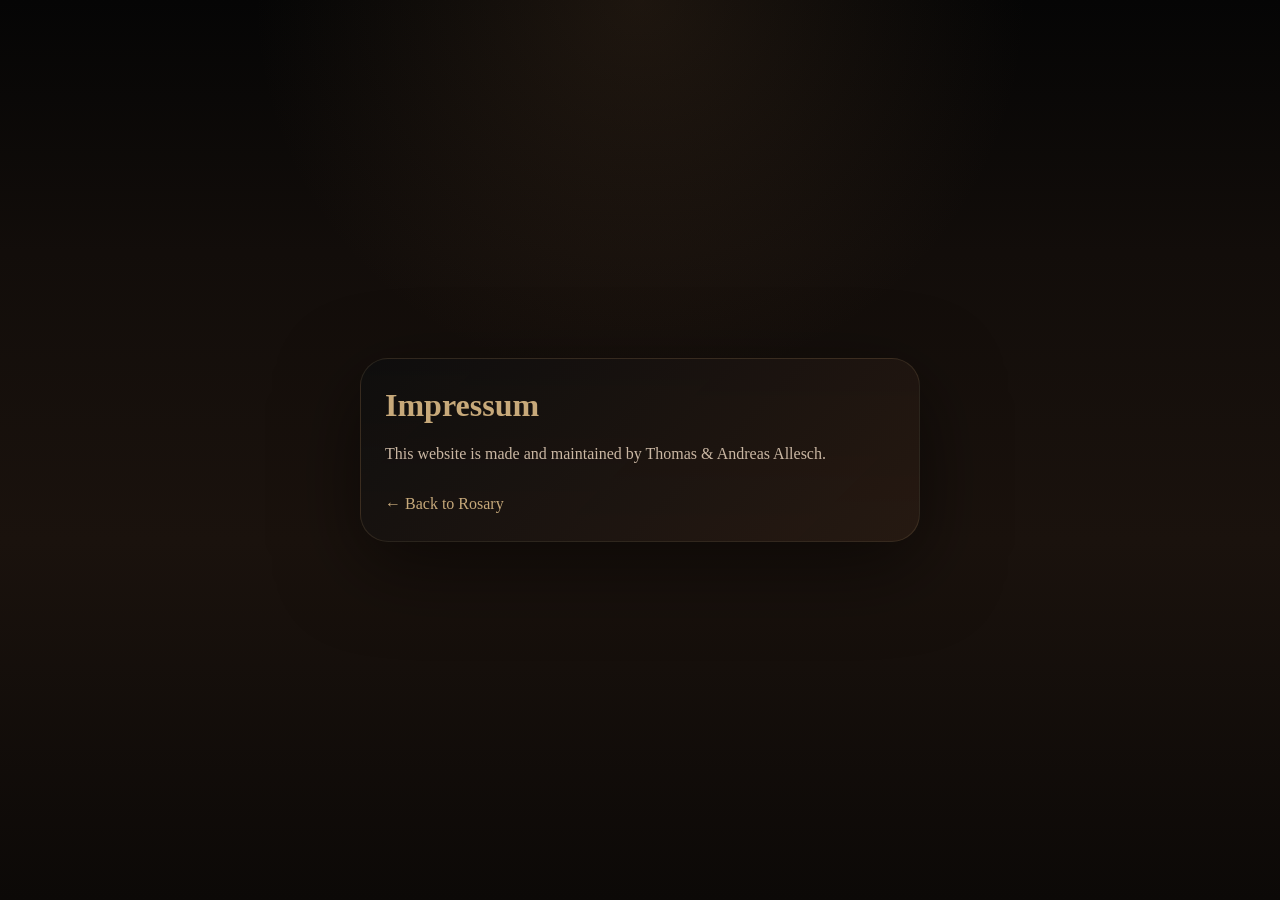
<file: impressum.html>
<!DOCTYPE html>
<html lang="en">
<head>
  <meta charset="UTF-8" />
  <meta name="viewport" content="width=device-width, initial-scale=1.0" />
  <title>Impressum</title>

<link rel="icon" href="template.ico" sizes="any">

  <style>
    :root {
      --bg-1: #080808;
      --bg-2: #17110d;
      --wood-3: #734a2d;
      --gold-soft: #c7a97a;
      --text-main: #f5efe8;
      --text-soft: #cab7a3;
      --shadow-deep: 0 24px 80px rgba(0, 0, 0, 0.5);
      --radius-xl: 28px;
    }

    * {
      box-sizing: border-box;
    }

    body {
      margin: 0;
      min-height: 100vh;
      font-family: Georgia, "Times New Roman", serif;
      color: var(--text-main);
      background:
        radial-gradient(circle at top, rgba(139, 96, 59, 0.18), transparent 35%),
        linear-gradient(180deg, #050505 0%, #120d0a 28%, #1a120d 60%, #0c0907 100%);
      display: flex;
      align-items: center;
      justify-content: center;
      padding: 24px;
    }

    .card {
      width: 100%;
      max-width: 560px;
      border-radius: var(--radius-xl);
      padding: 28px 24px;
      background:
        linear-gradient(135deg, rgba(13, 13, 13, 0.95), rgba(35, 23, 16, 0.96)),
        linear-gradient(180deg, #2b1a10, var(--wood-3));
      box-shadow: var(--shadow-deep);
      border: 1px solid rgba(199, 169, 122, 0.14);
    }

    h1 {
      margin: 0 0 16px;
      font-size: 2rem;
      color: var(--gold-soft);
    }

    p {
      margin: 0 0 12px;
      line-height: 1.7;
      color: var(--text-soft);
      font-size: 1rem;
    }

    a {
      color: var(--gold-soft);
      text-decoration: none;
    }

    a:hover {
      text-decoration: underline;
    }

    .back-link {
      display: inline-block;
      margin-top: 16px;
    }
  </style>
</head>
<body>
  <main class="card">
    <h1>Impressum</h1>
    <p>This website is made and maintained by Thomas & Andreas Allesch.</p>
    <a class="back-link" href="./index.html">← Back to Rosary</a>
  </main>
</body>
</html>
</file>
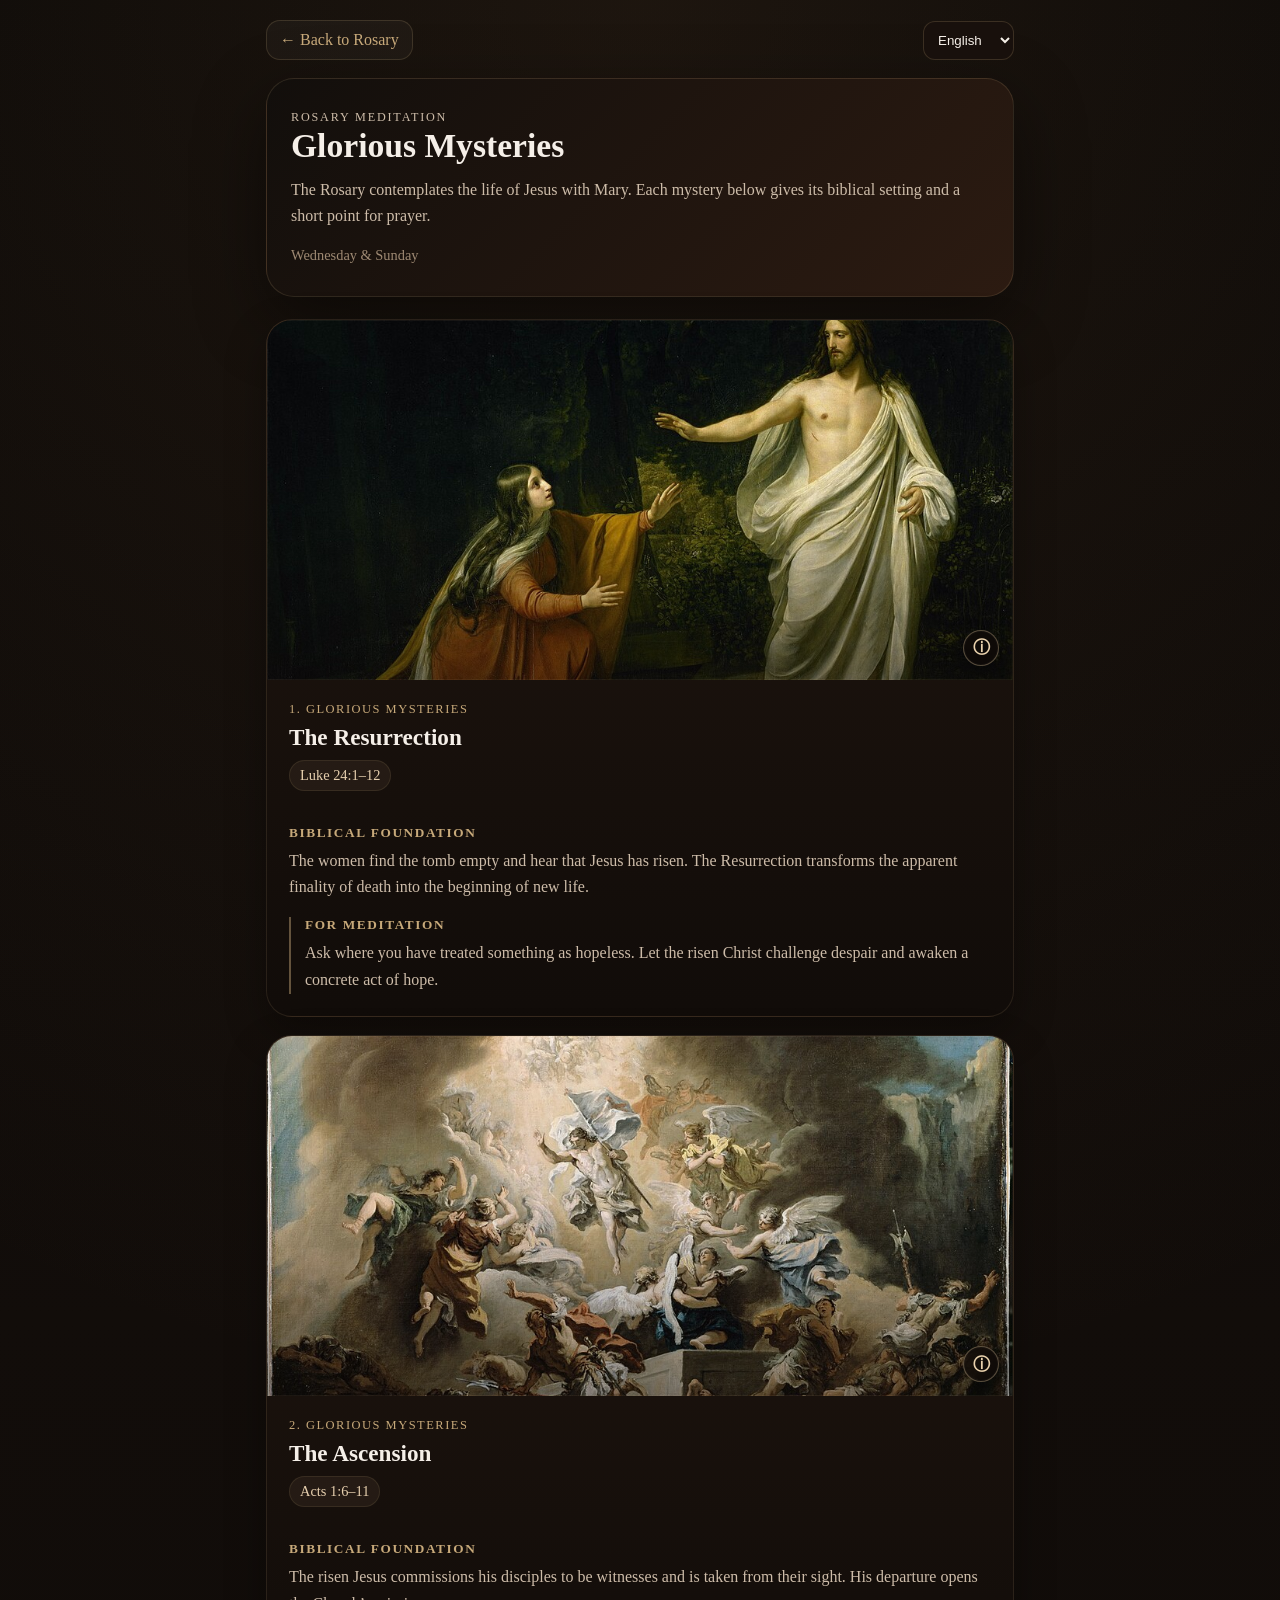
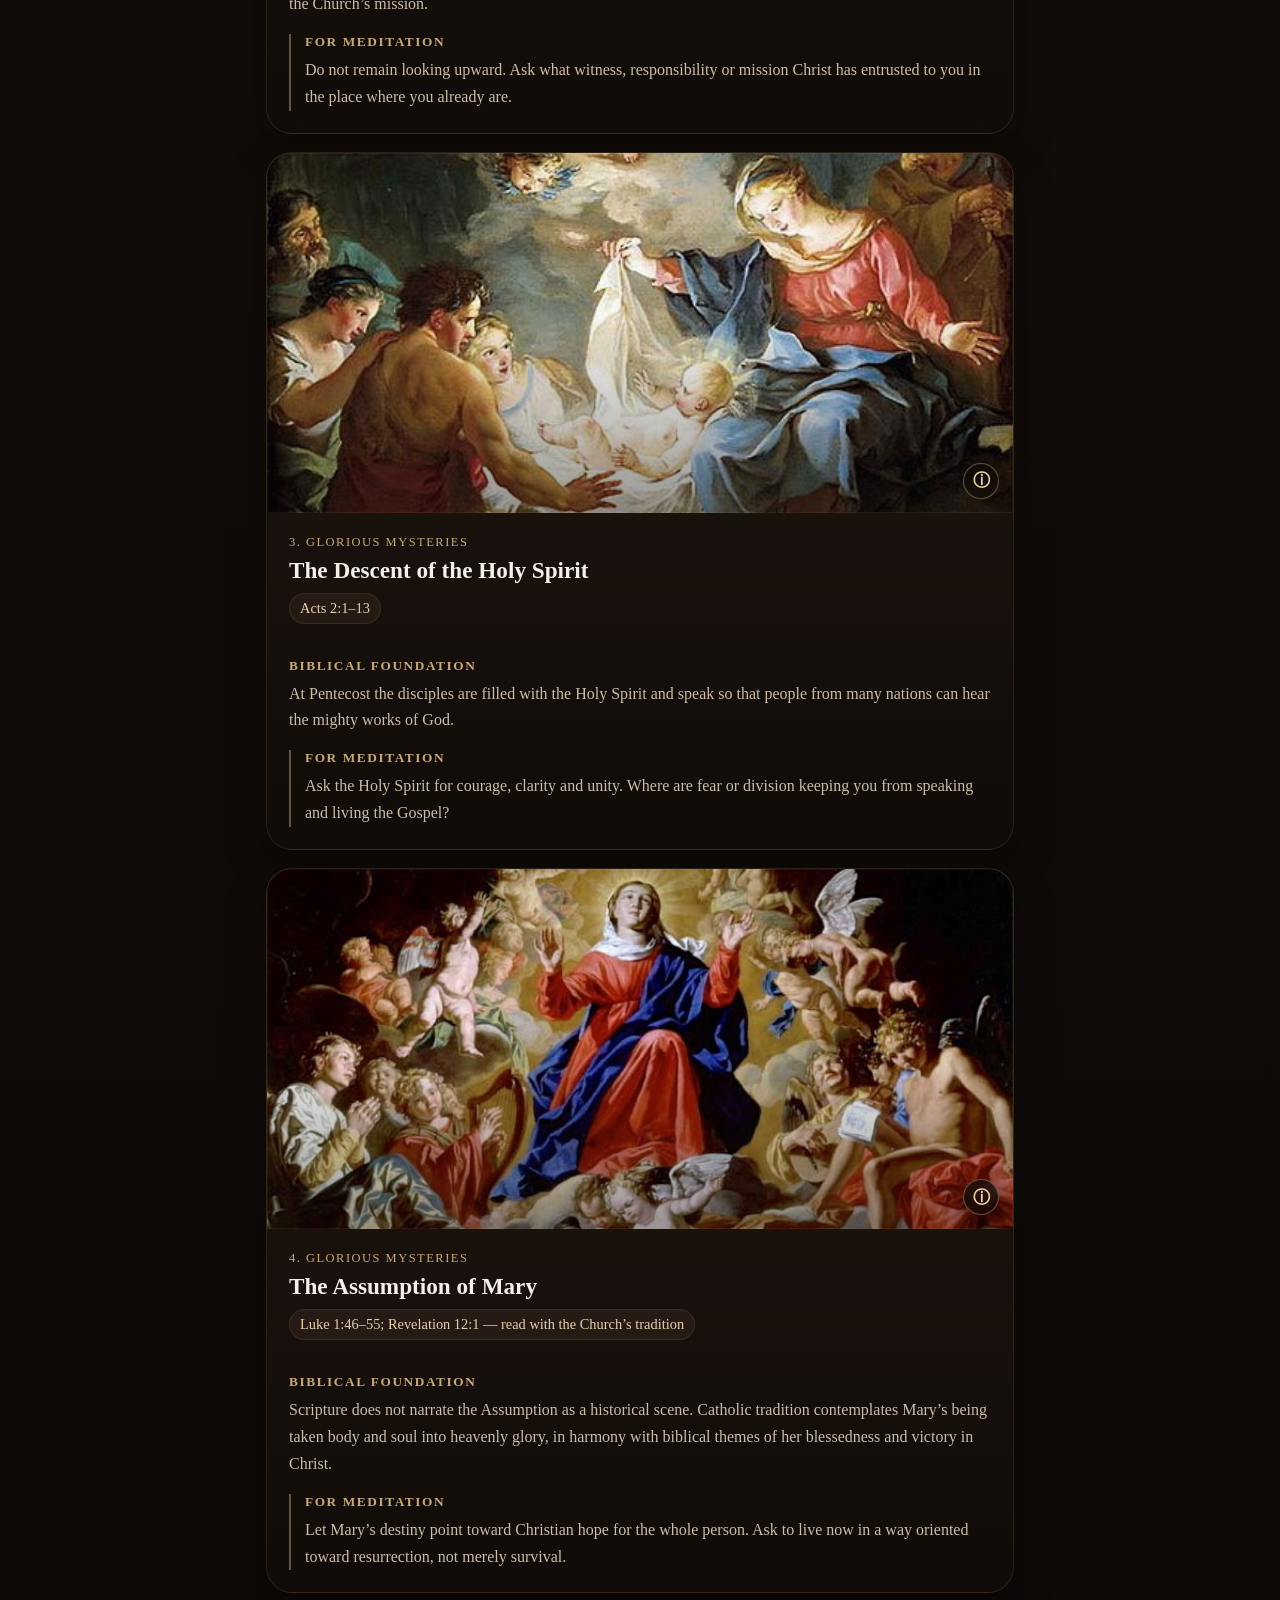
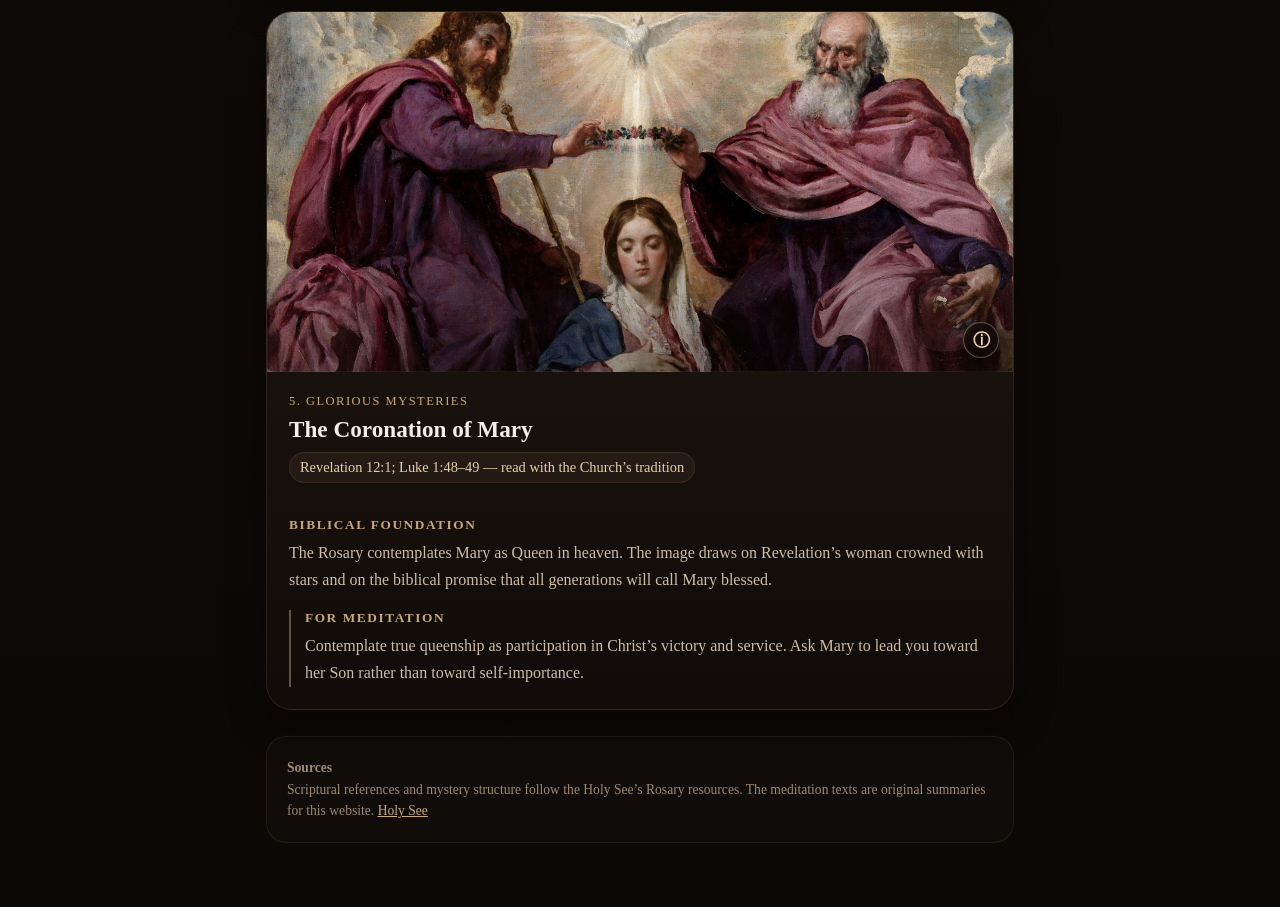
<file: mysteries-glorious.html>
<!doctype html><html lang="en"><head><meta charset="utf-8"><meta name="viewport" content="width=device-width,initial-scale=1,maximum-scale=1"><title>Rosary Mysteries</title><link rel="icon" href="template.ico" sizes="any"><link rel="stylesheet" href="mysteries.css"></head><body data-set="glorious"><main class="page"><div class="top"><a id="backLink" class="back" href="index.html">← Back</a><select id="pageLanguage" aria-label="Prayer language"><option value="en">English</option><option value="de">Deutsch</option><option value="la">Latina</option><option value="it">Italiano</option><option value="es">Español</option></select></div><section class="hero"><p id="pageEyebrow" class="eyebrow">Rosary Meditation</p><h1 id="pageTitle"></h1><p id="pageIntro"></p><p id="pageDay" class="dayline"></p></section><section id="cards" class="cards"></section><div class="sources"><strong id="sourceLabel">Sources</strong><br>Scriptural references and mystery structure follow the Holy See’s Rosary resources. The meditation texts are original summaries for this website. <a href="https://www.vatican.va/special/rosary/documents/misteri_gloriosi_en.html" target="_blank" rel="noopener">Holy See</a></div></main><script src="mysteries-data.js"></script><script src="mysteries-page.js"></script></body></html>
</file>
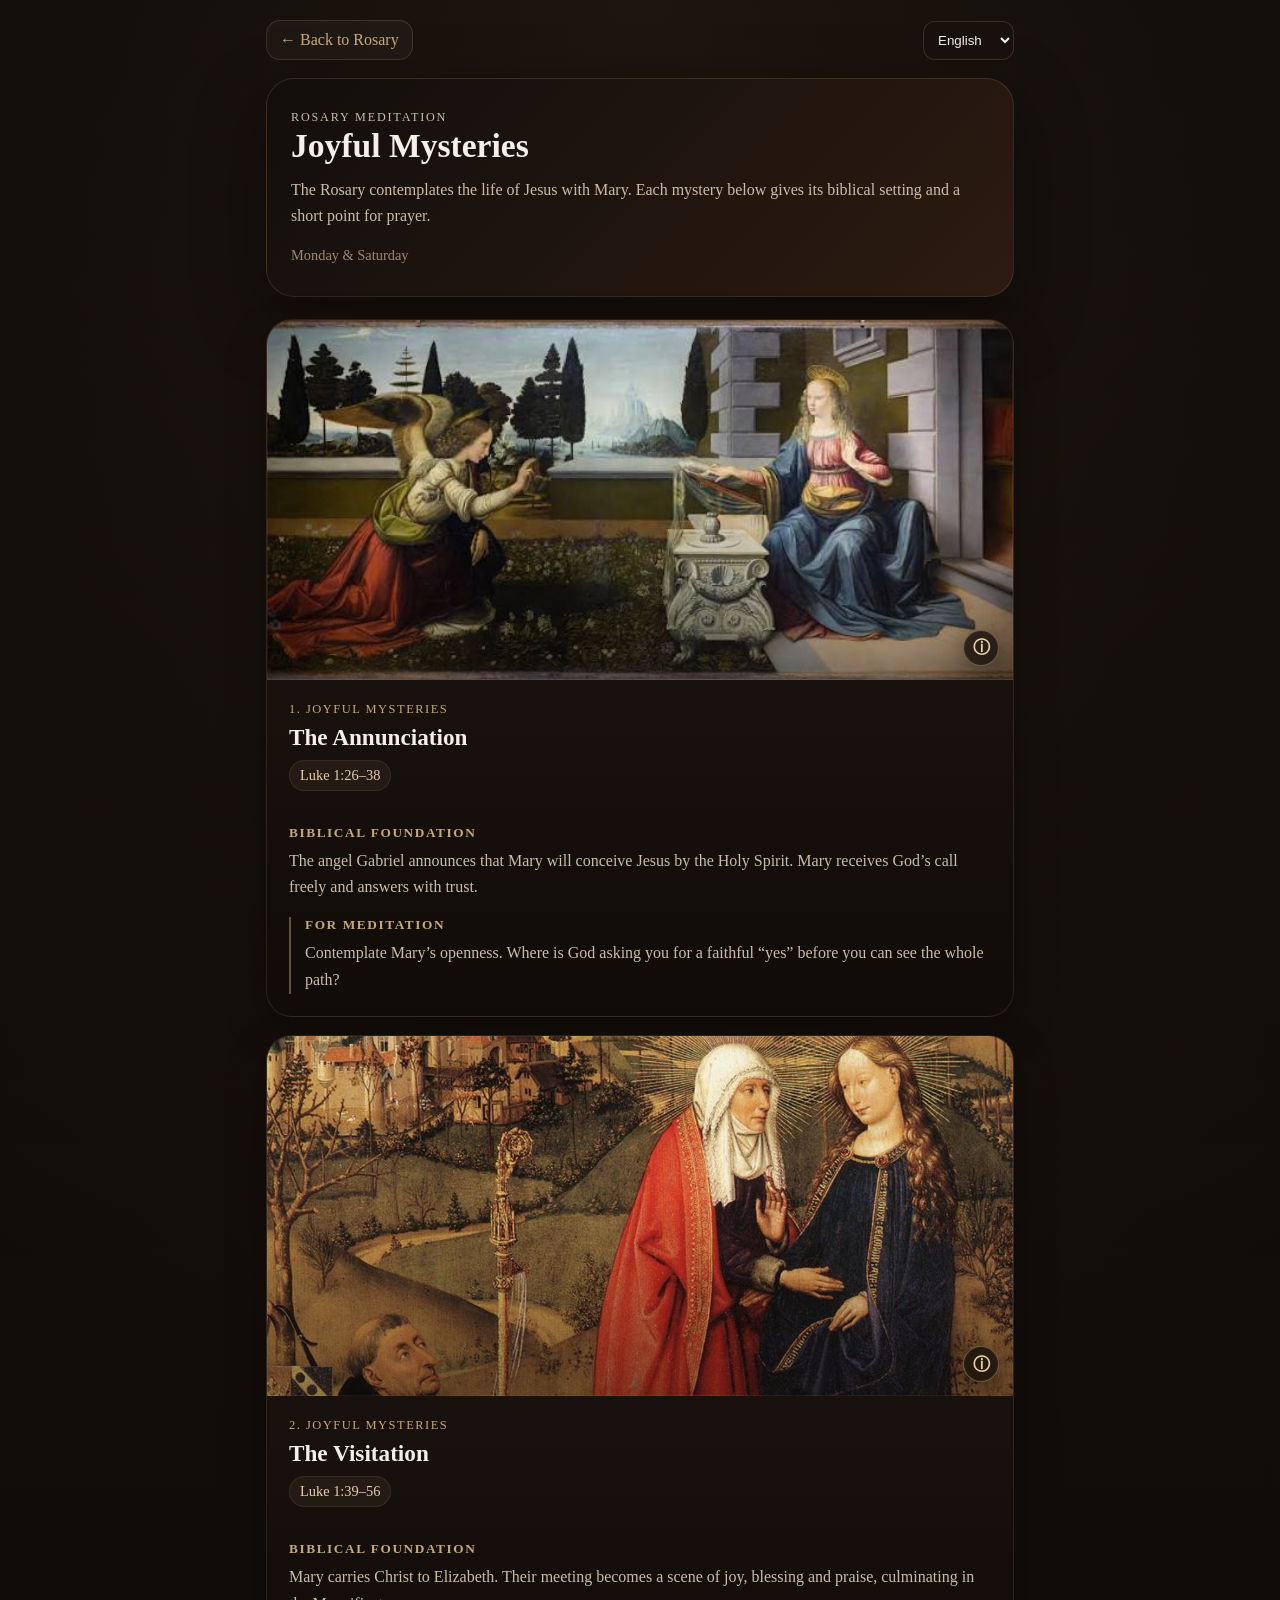
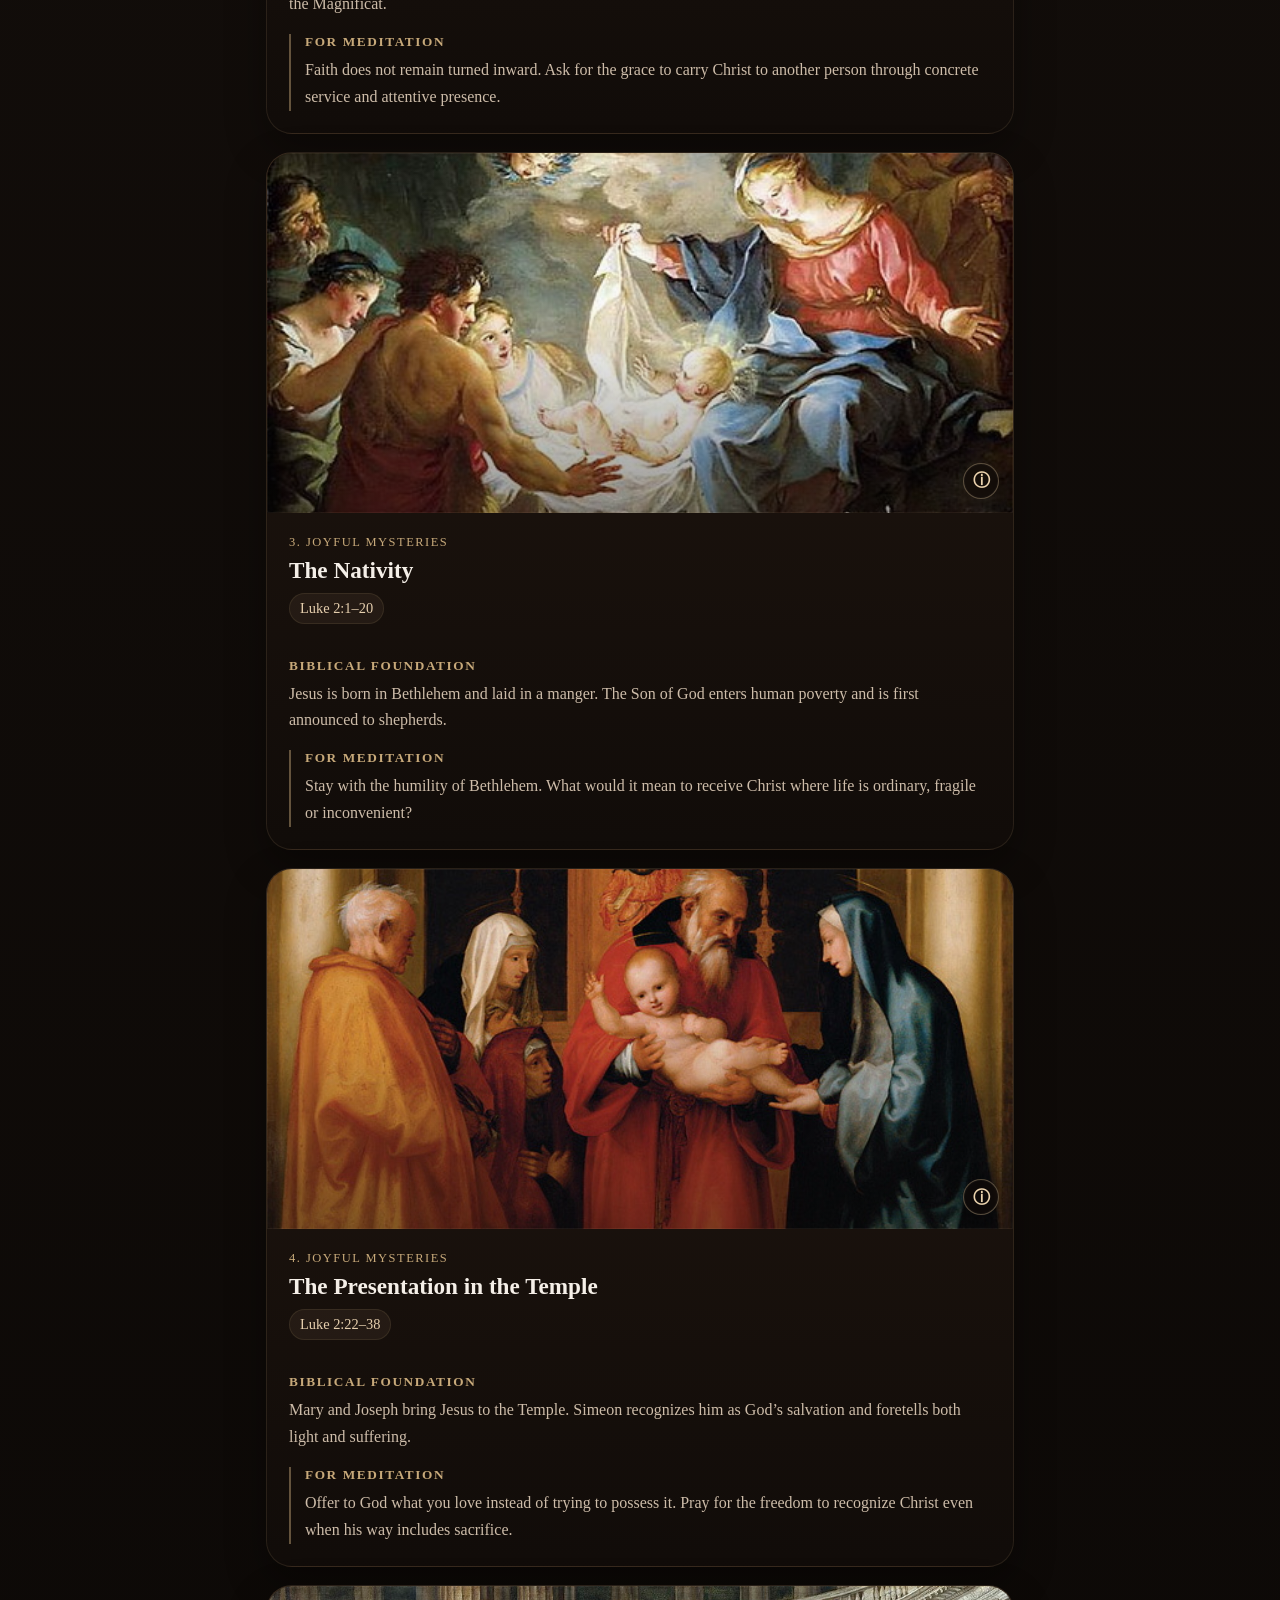
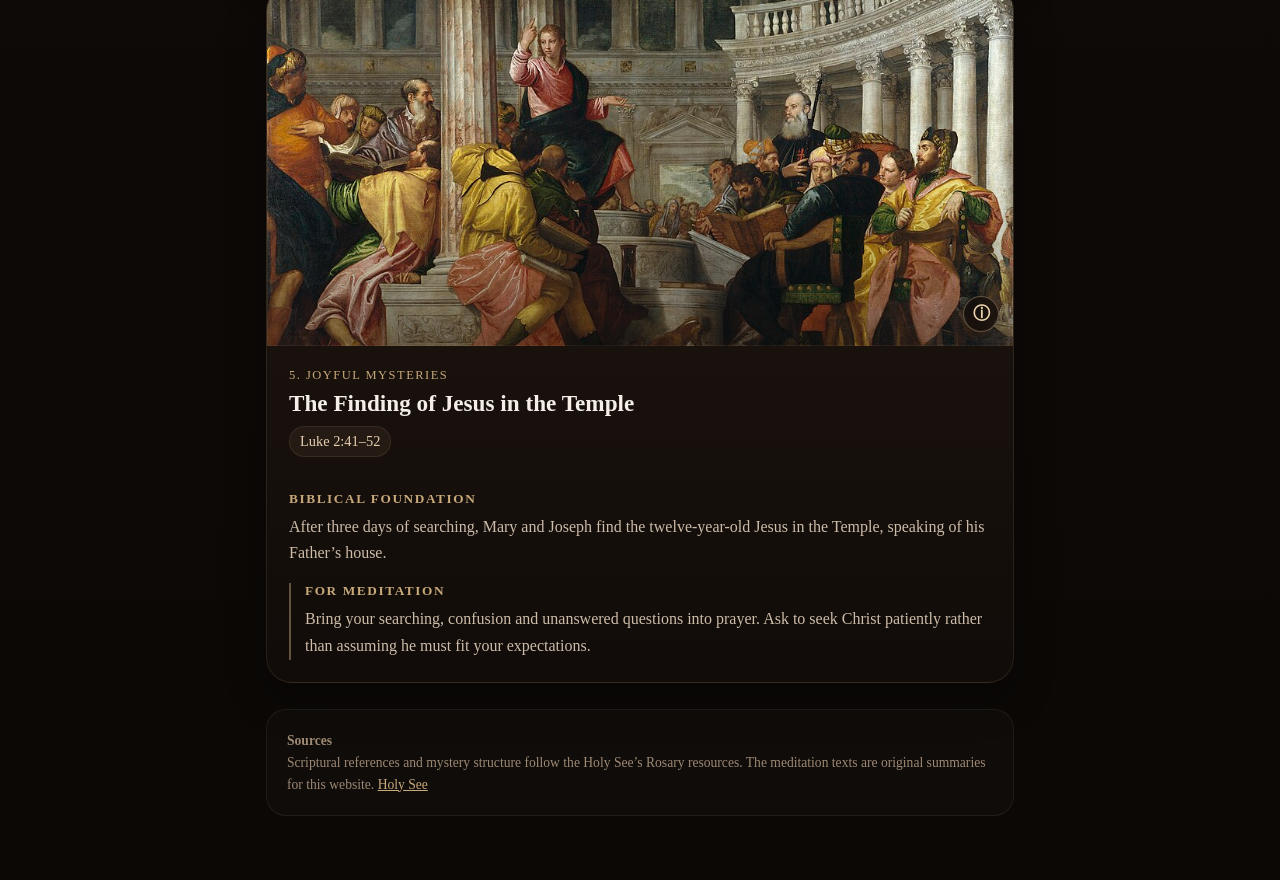
<file: mysteries-joyful.html>
<!doctype html><html lang="en"><head><meta charset="utf-8"><meta name="viewport" content="width=device-width,initial-scale=1,maximum-scale=1"><title>Rosary Mysteries</title><link rel="icon" href="template.ico" sizes="any"><link rel="stylesheet" href="mysteries.css"></head><body data-set="joyful"><main class="page"><div class="top"><a id="backLink" class="back" href="index.html">← Back</a><select id="pageLanguage" aria-label="Prayer language"><option value="en">English</option><option value="de">Deutsch</option><option value="la">Latina</option><option value="it">Italiano</option><option value="es">Español</option></select></div><section class="hero"><p id="pageEyebrow" class="eyebrow">Rosary Meditation</p><h1 id="pageTitle"></h1><p id="pageIntro"></p><p id="pageDay" class="dayline"></p></section><section id="cards" class="cards"></section><div class="sources"><strong id="sourceLabel">Sources</strong><br>Scriptural references and mystery structure follow the Holy See’s Rosary resources. The meditation texts are original summaries for this website. <a href="https://www.vatican.va/special/rosary/documents/misteri_gaudiosi_en.html" target="_blank" rel="noopener">Holy See</a></div></main><script src="mysteries-data.js"></script><script src="mysteries-page.js"></script></body></html>
</file>
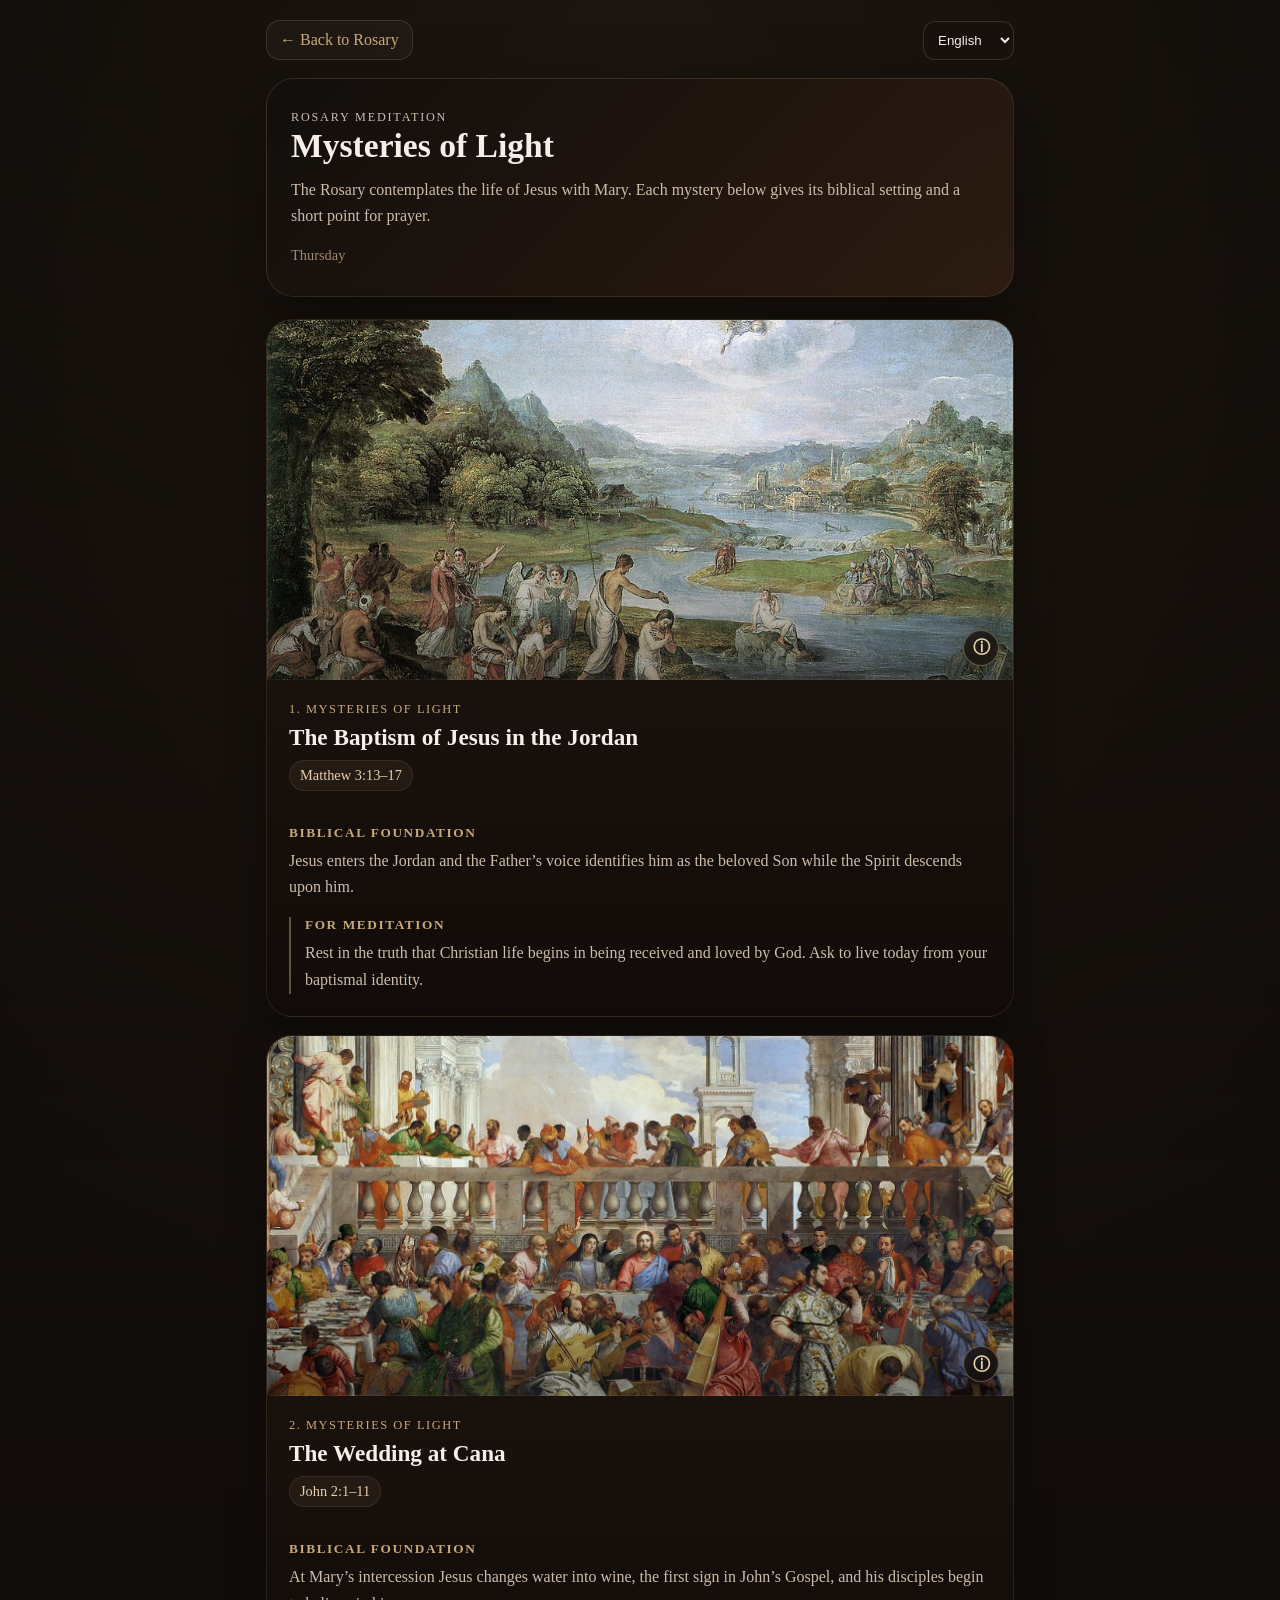
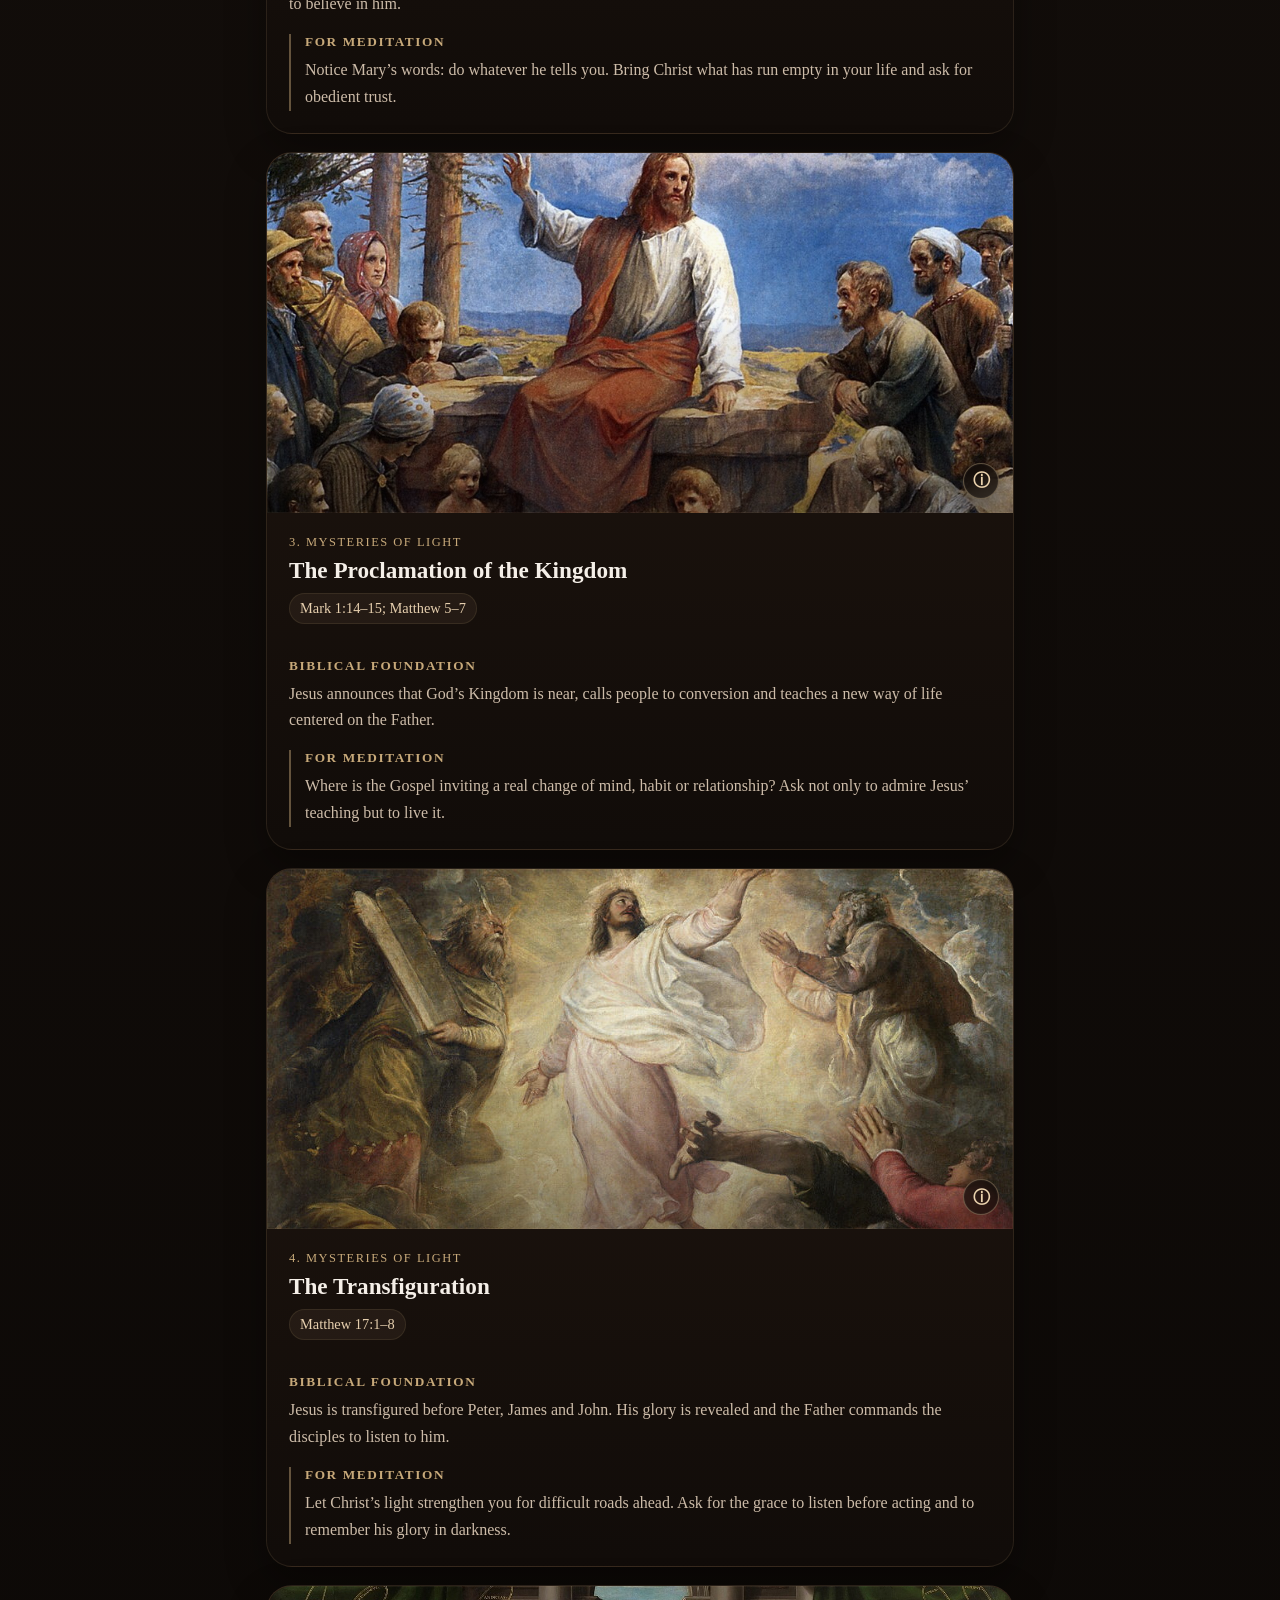
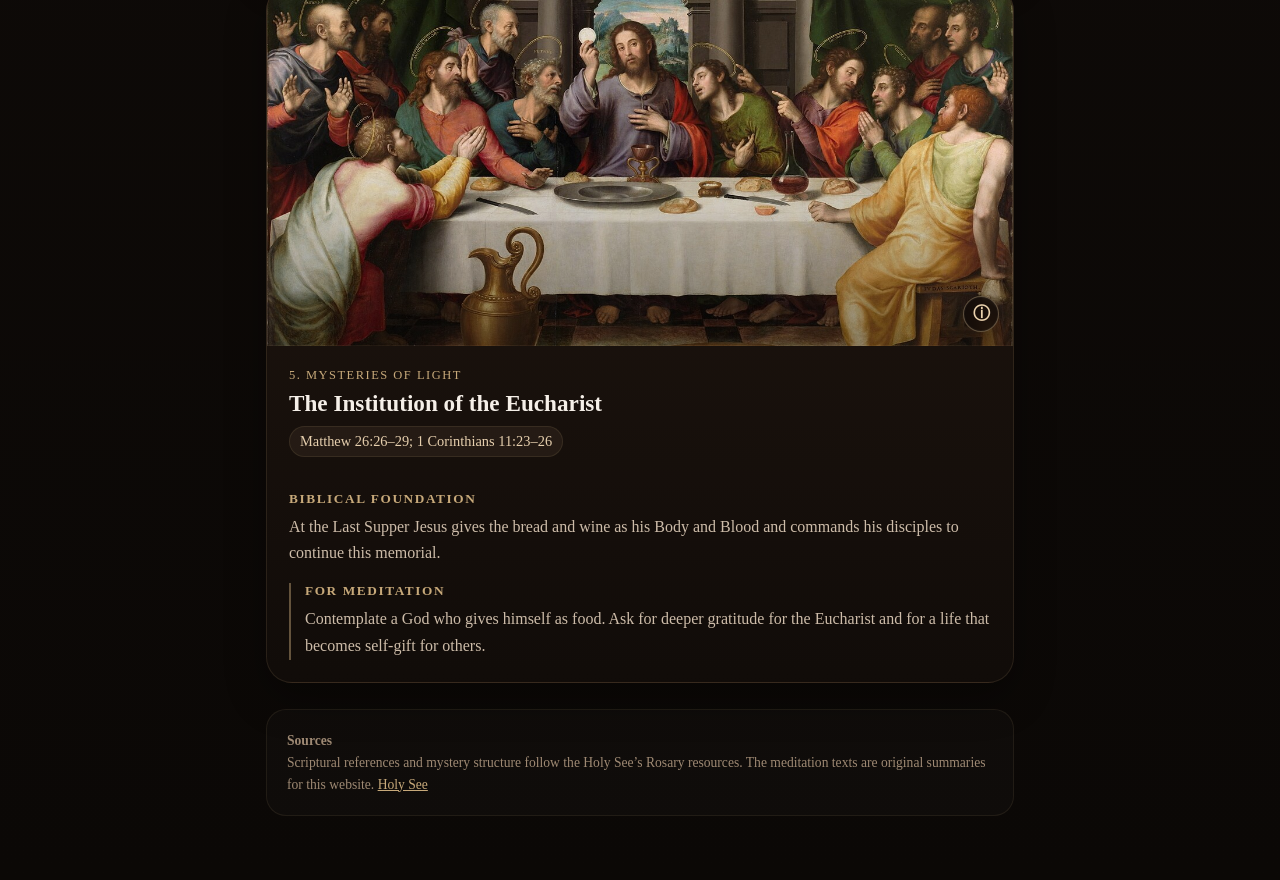
<file: mysteries-luminous.html>
<!doctype html><html lang="en"><head><meta charset="utf-8"><meta name="viewport" content="width=device-width,initial-scale=1,maximum-scale=1"><title>Rosary Mysteries</title><link rel="icon" href="template.ico" sizes="any"><link rel="stylesheet" href="mysteries.css"></head><body data-set="luminous"><main class="page"><div class="top"><a id="backLink" class="back" href="index.html">← Back</a><select id="pageLanguage" aria-label="Prayer language"><option value="en">English</option><option value="de">Deutsch</option><option value="la">Latina</option><option value="it">Italiano</option><option value="es">Español</option></select></div><section class="hero"><p id="pageEyebrow" class="eyebrow">Rosary Meditation</p><h1 id="pageTitle"></h1><p id="pageIntro"></p><p id="pageDay" class="dayline"></p></section><section id="cards" class="cards"></section><div class="sources"><strong id="sourceLabel">Sources</strong><br>Scriptural references and mystery structure follow the Holy See’s Rosary resources. The meditation texts are original summaries for this website. <a href="https://www.vatican.va/special/rosary/documents/misteri_luminosi_en.html" target="_blank" rel="noopener">Holy See</a></div></main><script src="mysteries-data.js"></script><script src="mysteries-page.js"></script></body></html>
</file>
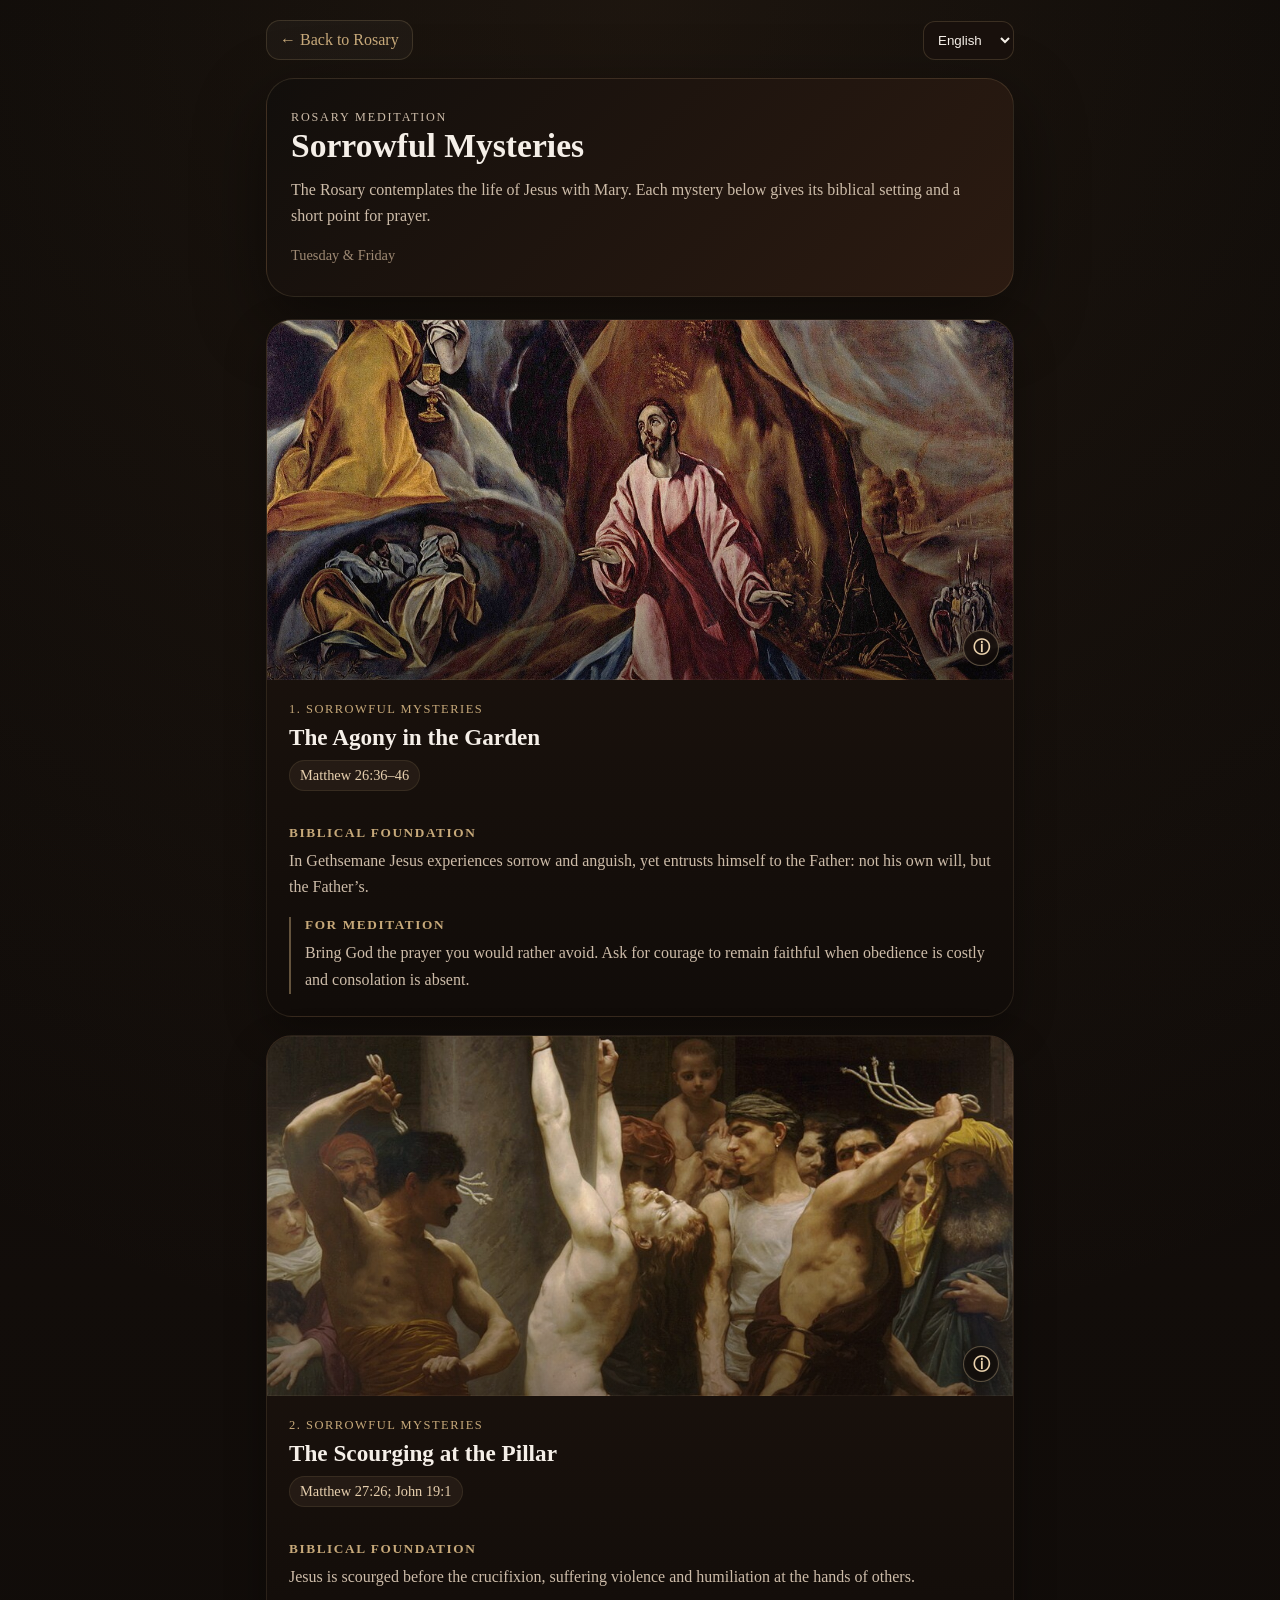
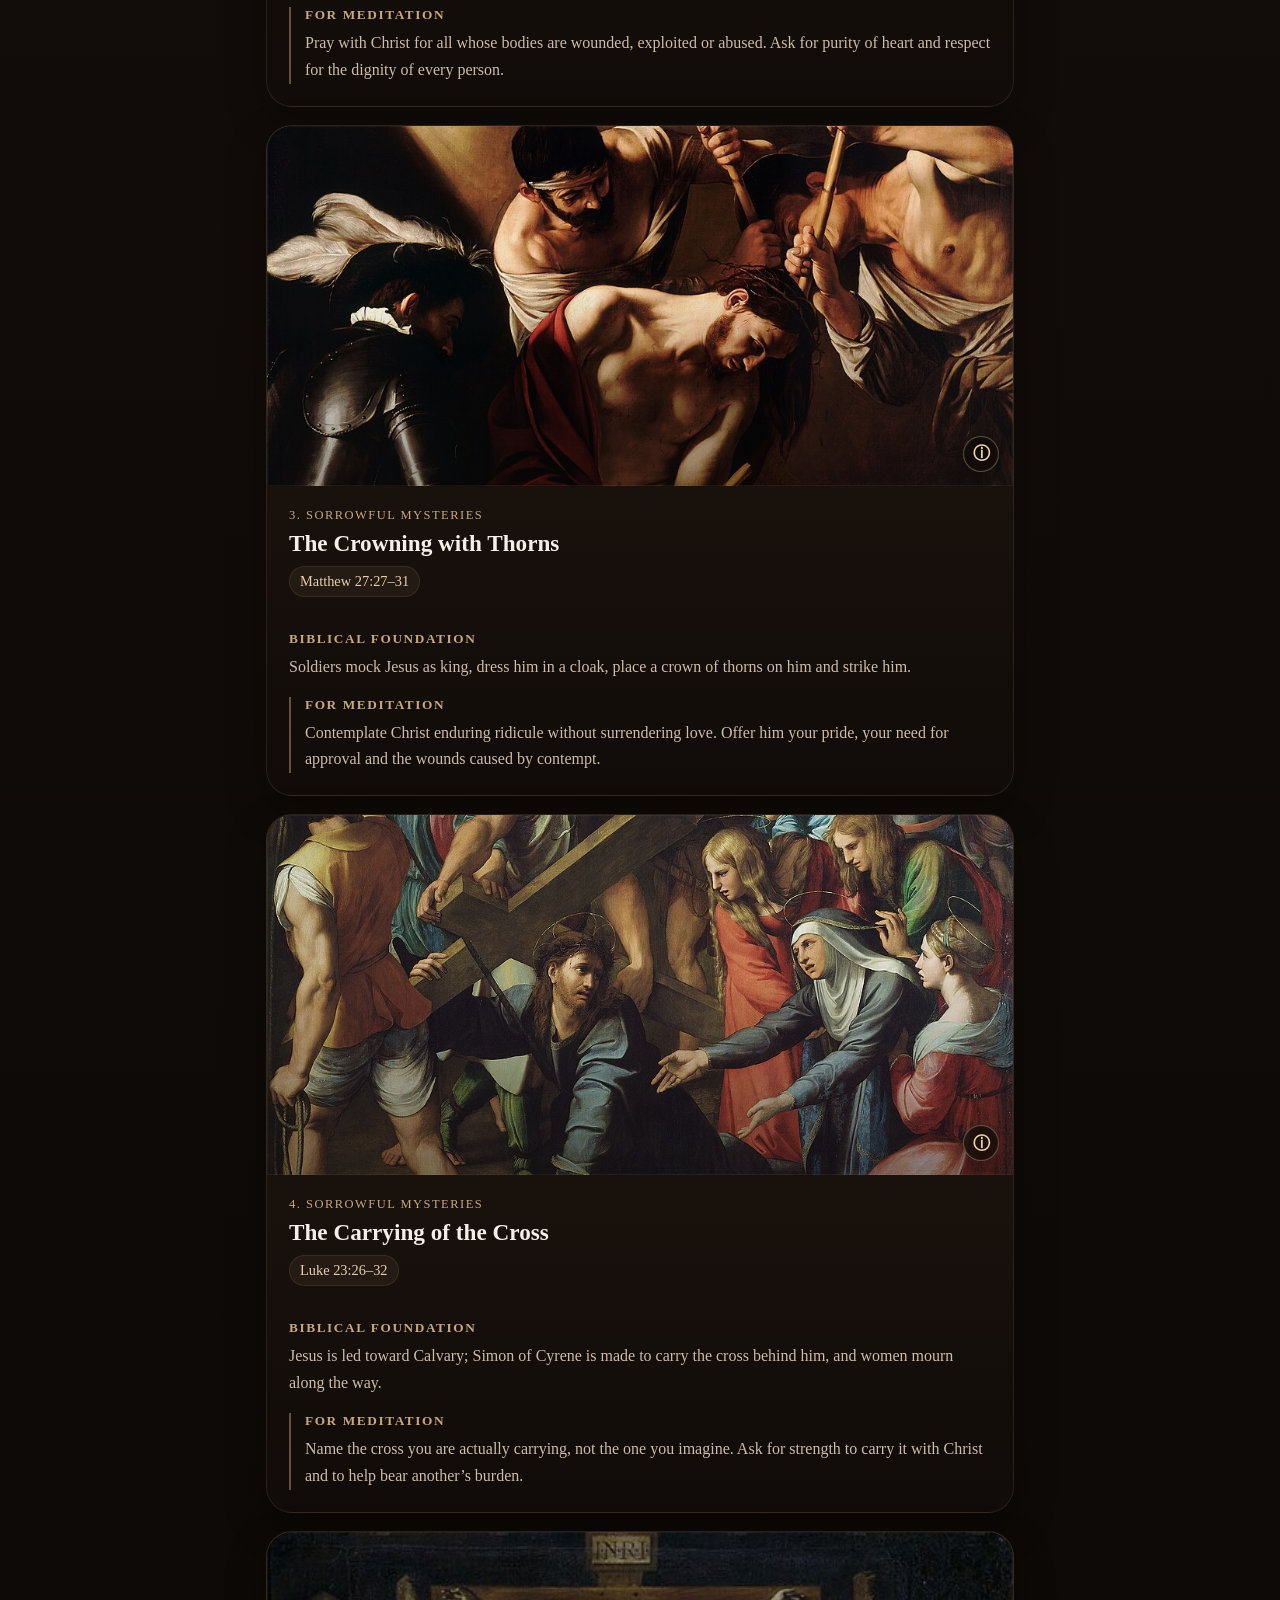
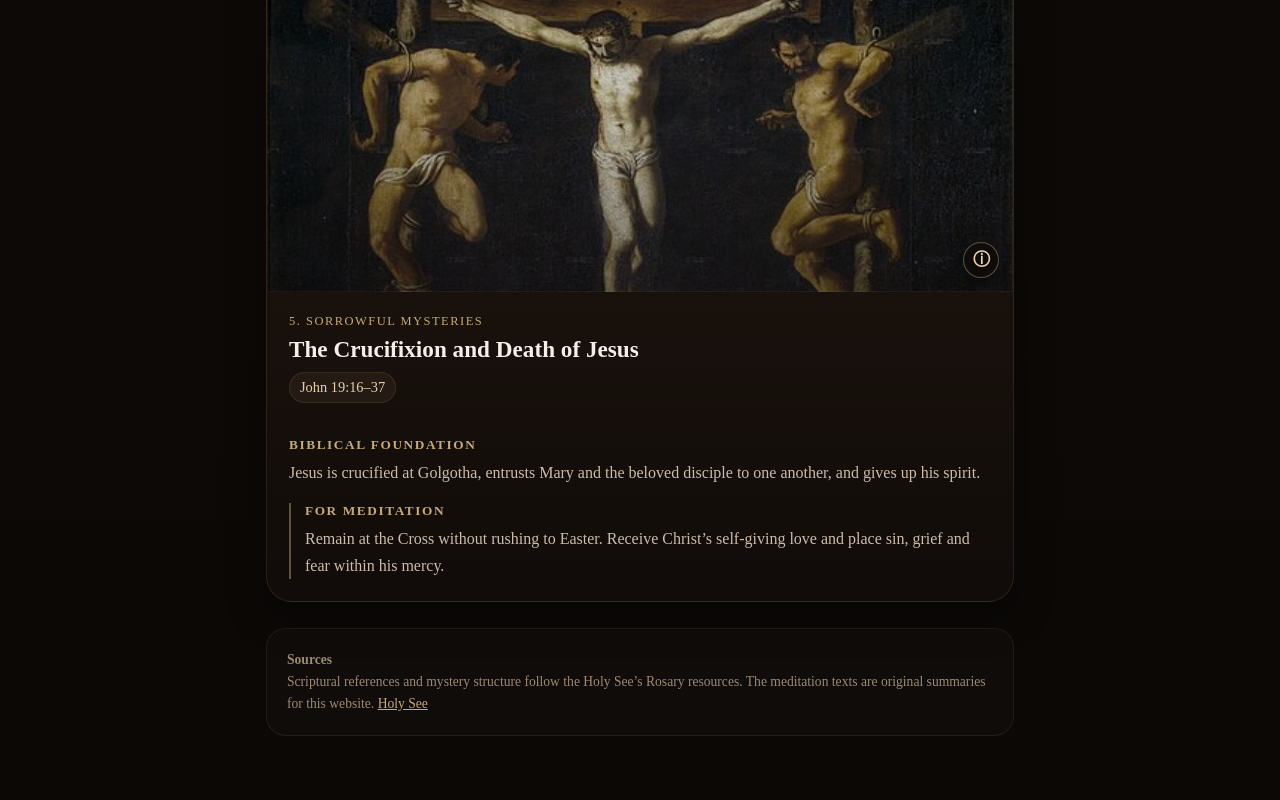
<file: mysteries-sorrowful.html>
<!doctype html><html lang="en"><head><meta charset="utf-8"><meta name="viewport" content="width=device-width,initial-scale=1,maximum-scale=1"><title>Rosary Mysteries</title><link rel="icon" href="template.ico" sizes="any"><link rel="stylesheet" href="mysteries.css"></head><body data-set="sorrowful"><main class="page"><div class="top"><a id="backLink" class="back" href="index.html">← Back</a><select id="pageLanguage" aria-label="Prayer language"><option value="en">English</option><option value="de">Deutsch</option><option value="la">Latina</option><option value="it">Italiano</option><option value="es">Español</option></select></div><section class="hero"><p id="pageEyebrow" class="eyebrow">Rosary Meditation</p><h1 id="pageTitle"></h1><p id="pageIntro"></p><p id="pageDay" class="dayline"></p></section><section id="cards" class="cards"></section><div class="sources"><strong id="sourceLabel">Sources</strong><br>Scriptural references and mystery structure follow the Holy See’s Rosary resources. The meditation texts are original summaries for this website. <a href="https://www.vatican.va/special/rosary/documents/misteri_dolorosi_en.html" target="_blank" rel="noopener">Holy See</a></div></main><script src="mysteries-data.js"></script><script src="mysteries-page.js"></script></body></html>
</file>
<file: mysteries.css>
:root{--bg:#090806;--panel:#17110d;--panel2:#21160f;--gold:#c7a97a;--text:#f5efe8;--soft:#cdbca9;--faint:#9e8973}
*{box-sizing:border-box;-webkit-tap-highlight-color:transparent}html{scroll-behavior:smooth}body{margin:0;font-family:Georgia,"Times New Roman",serif;color:var(--text);background:radial-gradient(circle at top,rgba(139,96,59,.18),transparent 34%),linear-gradient(180deg,#050505,#120d0a 32%,#0b0806);min-height:100vh}.page{max-width:780px;margin:auto;padding:20px 16px 64px}.top{display:flex;align-items:center;justify-content:space-between;gap:12px;margin-bottom:18px}.back{color:var(--gold);text-decoration:none;border:1px solid rgba(199,169,122,.18);padding:10px 13px;border-radius:14px;background:rgba(255,255,255,.03)}select{color:var(--text);background:#18100c;border:1px solid rgba(199,169,122,.2);border-radius:12px;padding:10px}.hero{padding:28px 24px;border-radius:28px;background:linear-gradient(135deg,rgba(18,15,12,.96),rgba(45,28,18,.96));border:1px solid rgba(199,169,122,.16);box-shadow:0 24px 70px rgba(0,0,0,.45);margin-bottom:22px}.eyebrow{text-transform:uppercase;letter-spacing:.15em;color:var(--gold);font-size:.76rem;margin:0 0 10px}.hero h1{font-size:2.1rem;margin:0 0 12px}.hero p{color:var(--soft);line-height:1.65;margin:0}.dayline{margin-top:14px!important;color:var(--faint)!important;font-size:.9rem}.cards{display:grid;gap:18px}.mystery-card{scroll-margin-top:18px;border-radius:26px;overflow:hidden;background:linear-gradient(180deg,rgba(34,23,16,.98),rgba(17,12,9,.99));border:1px solid rgba(199,169,122,.13);box-shadow:0 16px 42px rgba(0,0,0,.32)}.image-placeholder{min-height:185px;display:flex;align-items:center;justify-content:center;text-align:center;padding:24px;background:radial-gradient(circle at 50% 35%,rgba(199,169,122,.15),transparent 32%),linear-gradient(145deg,#2a1b12,#0d0a08);position:relative}.image-placeholder:after{content:"";position:absolute;inset:14px;border:1px solid rgba(199,169,122,.12);border-radius:20px}.image-symbol{font-size:2rem;color:var(--gold);opacity:.85}.image-label{font-size:.8rem;color:var(--faint);margin-top:8px}.card-body{padding:22px}.number{color:var(--gold);font-size:.78rem;letter-spacing:.12em;text-transform:uppercase;margin-bottom:6px}.mystery-card h2{font-size:1.45rem;line-height:1.25;margin:0 0 8px}.reference{display:inline-block;color:#e6cfae;font-size:.9rem;margin-bottom:18px;padding:6px 10px;border-radius:999px;background:rgba(199,169,122,.08);border:1px solid rgba(199,169,122,.12)}.block{margin-top:16px}.block h3{font-size:.83rem;letter-spacing:.12em;text-transform:uppercase;color:var(--gold);margin:0 0 7px}.block p{color:var(--soft);line-height:1.68;margin:0}.meditation{border-left:2px solid rgba(199,169,122,.45);padding-left:14px}.sources{margin-top:26px;padding:20px;border-radius:20px;border:1px solid rgba(199,169,122,.1);background:rgba(255,255,255,.02);color:var(--faint);font-size:.85rem;line-height:1.6}.sources a{color:var(--gold)}@media(max-width:520px){.hero h1{font-size:1.65rem}.hero{padding:23px 20px}.card-body{padding:19px}.image-placeholder{min-height:150px}.top{align-items:stretch}.back,select{font-size:.9rem}}

.mystery-image-wrap{position:relative;min-height:185px;background:linear-gradient(145deg,#2a1b12,#0d0a08);overflow:hidden}.mystery-image{display:block;width:100%;height:clamp(220px,42vw,360px);object-fit:cover;object-position:center;background:#120d0a}.mystery-image-wrap:after{content:"";position:absolute;inset:0;pointer-events:none;background:linear-gradient(180deg,rgba(4,3,2,.02) 45%,rgba(12,8,6,.42) 100%);box-shadow:inset 0 0 0 1px rgba(199,169,122,.08)}.mystery-image-wrap .image-fallback{position:absolute;inset:0;z-index:2;min-height:100%;}.hidden-image-fallback{display:none!important}@media(max-width:520px){.mystery-image{height:220px}.mystery-image-wrap{min-height:150px}}


/* Image credits */
.mystery-image-wrap{
  -webkit-user-select:none;
  user-select:none;
  -webkit-touch-callout:none;
  touch-action:pan-y;
}
.mystery-image{
  -webkit-user-select:none;
  user-select:none;
  -webkit-touch-callout:none;
  transition:transform .22s ease,filter .22s ease;
}
.mystery-image-wrap.is-credit-holding .mystery-image{
  transform:scale(1.012);
  filter:brightness(.86);
}
.image-credit-button{
  position:absolute;
  right:14px;
  bottom:14px;
  z-index:4;
  width:36px;
  height:36px;
  border-radius:50%;
  border:1px solid rgba(232,205,164,.34);
  background:rgba(15,10,7,.74);
  color:#ead2ad;
  font:600 17px/1 Georgia,"Times New Roman",serif;
  display:flex;
  align-items:center;
  justify-content:center;
  cursor:pointer;
  box-shadow:0 8px 24px rgba(0,0,0,.38),inset 0 0 0 1px rgba(255,255,255,.025);
  backdrop-filter:blur(8px);
}
.image-credit-button:active{transform:scale(.94)}
.credit-modal{position:fixed;inset:0;z-index:100;display:flex;align-items:flex-end;justify-content:center;padding:18px}
.hidden-credit-modal{display:none!important}
.credit-backdrop{position:absolute;inset:0;background:rgba(0,0,0,.68);backdrop-filter:blur(7px)}
.credit-card{
  position:relative;
  z-index:1;
  width:min(100%,520px);
  border-radius:26px;
  padding:12px 20px 20px;
  background:linear-gradient(180deg,rgba(35,23,16,.99),rgba(14,10,8,.995));
  border:1px solid rgba(199,169,122,.2);
  box-shadow:0 28px 80px rgba(0,0,0,.58);
  animation:credit-rise .22s ease-out;
}
@keyframes credit-rise{from{transform:translateY(18px);opacity:0}to{transform:translateY(0);opacity:1}}
.credit-grip{width:46px;height:5px;border-radius:999px;background:rgba(255,255,255,.17);margin:2px auto 16px}
.credit-kicker{font-size:.74rem;letter-spacing:.13em;text-transform:uppercase;color:var(--gold);margin-bottom:7px}
.credit-card h3{font-size:1.22rem;line-height:1.3;margin:0 0 12px;color:var(--text)}
.credit-text{margin:0;color:var(--soft);line-height:1.6;font-size:.94rem}
.credit-actions{display:flex;gap:10px;justify-content:flex-end;flex-wrap:wrap;margin-top:18px}
.credit-link,.credit-close{
  border-radius:14px;
  padding:10px 14px;
  font:inherit;
  text-decoration:none;
  cursor:pointer;
}
.credit-link{display:inline-flex;color:#fff2df;background:linear-gradient(180deg,#755033,#412919);border:1px solid rgba(199,169,122,.28)}
.credit-close{color:var(--soft);background:rgba(255,255,255,.04);border:1px solid rgba(199,169,122,.14)}
body.credit-modal-open{overflow:hidden}
@media(min-width:700px){.credit-modal{align-items:center}.credit-card{padding:14px 24px 24px}}
</file>
